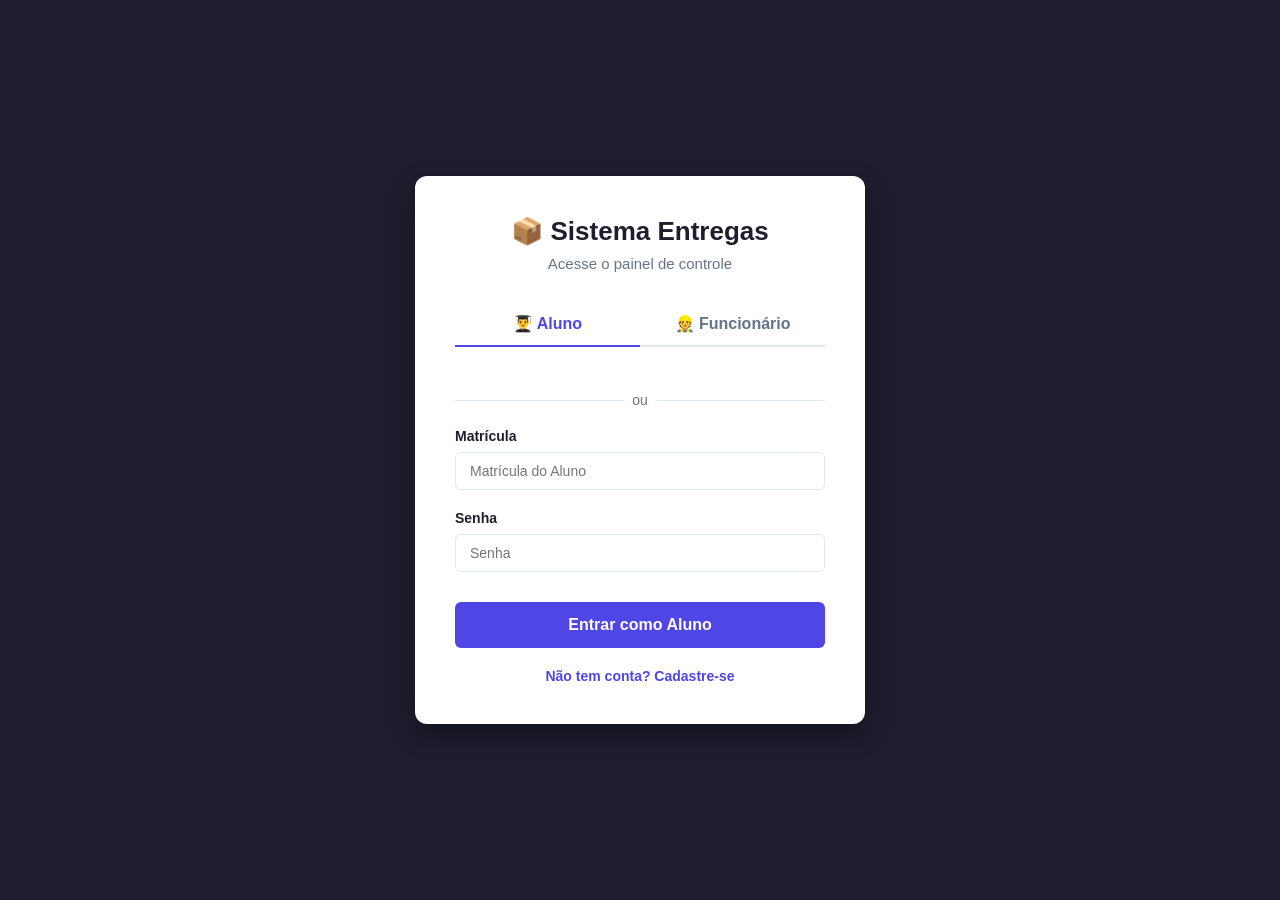
<file: Sistema-de-Entregas-main/Front/index.html>
<!DOCTYPE html>
<html lang="pt-BR">
<head>
    <meta charset="UTF-8">
    <meta name="viewport" content="width=device-width, initial-scale=1.0">
    <title>📦 Sistema Entregas</title>
    <link rel="icon" type="image/png" href="imagem/baixados.png">
    <link rel="stylesheet" href="style.css">
</head>
<body>
    <div class="container">
        <nav class="sidebar">
            <div class="sidebar-header">
                <img src="imagem/baixados.png" alt="Emblema da Empresa" class="sidebar-logo">
                <h2>Sistema Entregas</h2>
            </div>
            
            <ul>
                <li><a href="#" class="active" onclick="showSection(event, 'home')">Dashboard</a></li>
                <li id="menu-alunos"><a href="#" onclick="showSection(event, 'alunos-section')">Cadastro de alunos</a></li>
                <li id="menu-funcionarios"><a href="#" onclick="showSection(event, 'funcionarios-section')">Cadastro de funcionarios</a></li>
    
                <li>
                    <a href="#" onclick="toggleSubmenu(event, 'submenu-entregas')">Gestão de entregas <span class="arrow">▼</span></a>
                    <ul id="submenu-entregas" class="submenu">
                        <li id="menu-nova-entrega"><a href="#" onclick="showSection(event, 'entregas-section')">Nova entrega</a></li>
                        <li><a href="#" onclick="showSection(event, 'rastreio-section')">Rastreamento</a></li>
                        <li id="menu-historico"><a href="#" onclick="showSection(event, 'historico-section')">Historico por aluno</a></li>
                    </ul>
                </li>

                <li id="menu-mensagens" style="margin-top: 10px;">
                    <a href="#" onclick="toggleSubmenu(event, 'submenu-mensagens')">Central de Mensagens <span class="arrow">▼</span></a>
                    <ul id="submenu-mensagens" class="submenu">
                        <li><a href="#" onclick="showSection(event, 'avisos-section')">Avisos</a></li>
                        <li><a href="#" onclick="showSection(event, 'configuracoes-section')">Configurações</a></li>
                        <li><a href="#" onclick="showSection(event, 'lembretes-section')">Lembretes</a></li>
                    </ul>
                </li>

                <li style="margin-top: 10px;"><a href="#" onclick="showSection(event, 'agendamento-section')">Agendamento</a></li>
                <li style="margin-top: 20px;"><a href="#" onclick="fazerLogout()" style="color: #ef4444;">Sair</a></li>
            </ul>
        </nav>

        <main class="content">
            <header class="topbar">
                <div class="topbar-left">
                    <img src="imagem/baixados.png" alt="Logo da Empresa" class="topbar-logo">
                    <span class="topbar-title">Sistema Entregas</span>
                </div>

                <div class="topbar-right" onclick="window.location.href='perfil.html'" style="cursor: pointer; padding: 5px; border-radius: 8px; transition: 0.2s;" onmouseover="this.style.backgroundColor='#f1f5f9'" onmouseout="this.style.backgroundColor='transparent'">
                    <span id="display-nome-usuario" class="user-name"></span>
                    <img id="img-avatar-topo" src="" alt="Perfil" class="profile-pic">
                </div>
            </header>

            <section id="home" class="active-section">
                <h1>Painel de Controle</h1>
                <p style="margin-bottom: 10px; color: #64748b; font-size: 14px;">
                    Arraste os botões abaixo para a área pontilhada. Você também pode arrastar os painéis já adicionados para trocar a ordem deles!
                </p>
                
                <div class="dashboard-controls" style="margin-bottom: 20px;">
                    <button class="btn" draggable="true" ondragstart="iniciarArraste(event, 'alunos')">👨‍🎓 Alunos</button>
                    <button class="btn" draggable="true" ondragstart="iniciarArraste(event, 'funcionarios')">👷 Funcionários</button>
                    <button class="btn" draggable="true" ondragstart="iniciarArraste(event, 'nova_entrega')">📦 Nova Entrega</button>
                    <button class="btn" draggable="true" ondragstart="iniciarArraste(event, 'rastreamento')">🚚 Rastreamento</button>
                    <button class="btn" draggable="true" ondragstart="iniciarArraste(event, 'historico')">📜 Histórico</button>
                    <button class="btn" draggable="true" ondragstart="iniciarArraste(event, 'avisos')">⚠️ Avisos</button>
                    <button class="btn" draggable="true" ondragstart="iniciarArraste(event, 'configuracoes')">⚙️ Configurações</button>
                    <button class="btn" draggable="true" ondragstart="iniciarArraste(event, 'lembretes')">🔔 Lembretes</button>
                    <button class="btn" draggable="true" ondragstart="iniciarArraste(event, 'agendamento')">📅 Agendamento</button>
                </div>

                <div id="dashboard-container" class="dashboard-grid" 
                     ondragover="permitirSoltar(event)" 
                     ondrop="soltarWidget(event)"
                     style="min-height: 250px; border: 2px dashed #cbd5e1; padding: 20px; border-radius: 12px; background-color: #f8fafc;">
                </div>
            </section>

            <section id="alunos-section">
                <h1>Cadastro de alunos</h1>
                <div class="card">
                    <h3>Cadastrar Novo Aluno</h3>
                    <form id="form-aluno" class="grid-form">
                        <input type="text" id="aluno-nome" placeholder="Nome Completo" required>
                        <input type="number" id="aluno-idade" placeholder="Idade" required>
                        <input type="text" id="aluno-cpf" placeholder="000.000.000-00" maxlength="14" inputmode="numeric" required>
                        <input type="text" id="aluno-rg" placeholder="RG" required>
                        <input type="text" id="aluno-matricula" placeholder="Matrícula" required>
                        <input type="text" id="aluno-turma" placeholder="Turma" required>
                        <button type="submit" class="btn">Cadastrar Aluno</button>
                    </form>
                </div>

                <div class="card">
                    <div class="card-header">
                        <h3>Lista de Alunos Registrados</h3>
                        <button onclick="listarAlunos()" class="btn btn-secondary">Atualizar Lista</button>
                    </div>
                    <table id="tabela-alunos">
                        <thead>
                            <tr>
                                <th>ID</th>
                                <th>Nome</th>
                                <th>Matrícula</th>
                                <th>Turma</th>
                                <th>CPF</th>
                            </tr>
                        </thead>
                        <tbody>
                        </tbody>
                    </table>
                </div>
            </section>

            <section id="funcionarios-section">
                <h1>Cadastro de funcionários</h1>
                <div class="card">
                    <h3>Cadastrar Funcionário</h3>
                    <form id="form-funcionario" class="grid-form">
                        <input type="text" id="func-nome" placeholder="Nome do Funcionário" required>
                        <input type="text" id="func-matricula" placeholder="Matrícula" required>
                        <button type="submit" class="btn">Cadastrar</button>
                    </form>
                </div>
            </section>

            <section id="entregas-section">
                <h1>Nova Entrega</h1>
                <div class="card">
                    <h3>Registrar Nova Entrega</h3>
                    <form id="form-entrega" class="grid-form">
                        <input type="number" id="entrega-aluno-id" placeholder="ID do Aluno" required>
                        <input type="number" id="entrega-func-id" placeholder="ID do Funcionário" required>
                        <input type="date" id="entrega-data" required>
                        <select id="entrega-status" style="padding: 10px 14px; border: 1px solid var(--border-color); border-radius: 6px; outline: none; font-size: 14px;" required>
                            <option value="" disabled selected>Status da Entrega</option>
                            <option value="pendente">Pendente</option>
                            <option value="entregue">Entregue</option>
                            <option value="cancelada">Cancelada</option>
                        </select>
                        <button type="submit" class="btn">Registrar Entrega</button>
                    </form>
                </div>
            </section>

            <section id="rastreio-section">
                <h1>Rastreamento de Entrega</h1>
                <div class="card">
                    <h3>Consultar Status</h3>
                    <form class="grid-form" onsubmit="event.preventDefault();">
                        <input type="text" placeholder="Código de Rastreamento">
                        <button type="submit" class="btn">Buscar Pacote</button>
                    </form>
                </div>
            </section>

            <section id="historico-section">
                <h1>Histórico por Aluno</h1>
                <div class="card">
                    <p>Aqui você visualizará as entregas passadas filtradas por aluno.</p>
                </div>
            </section>

            <section id="avisos-section">
                <h1>Avisos</h1>
                <div class="card">
                    <p>Quadro de avisos gerais enviados e recebidos.</p>
                </div>
            </section>

            <section id="configuracoes-section">
                <h1>Configurações de Mensagens</h1>
                <div class="card">
                    <p>Ajustes de servidores SMTP, disparo de SMS e preferências de notificação.</p>
                </div>
            </section>

            <section id="lembretes-section">
                <h1>Lembretes</h1>
                <div class="card">
                    <h3>Novo Lembrete Automático</h3>
                    <form class="grid-form" onsubmit="event.preventDefault();">
                        <input type="text" placeholder="Título do Lembrete">
                        <input type="date" placeholder="Data">
                        <button type="submit" class="btn">Salvar Lembrete</button>
                    </form>
                </div>
            </section>

            <section id="agendamento-section">
                <h1>Agendamento de Atendimento</h1>
                <div class="card">
                    <h3>Solicitar Horário</h3>
            <form id="form-agendamento" class="grid-form">
                <input type="text" id="agendamento-aluno-id" placeholder="Matrícula do Aluno" required>
                
                <select id="agendamento-motivo" style="padding: 10px 14px; border: 1px solid var(--border-color); border-radius: 6px; outline: none; font-size: 14px;" required>
                    <option value="" disabled selected>Selecione o Motivo</option>
                    <option value="retirada">Retirada de Encomenda</option>
                    <option value="duvida">Dúvidas / Suporte</option>
                </select>

                <input type="date" id="agendamento-data" required>
                <input type="time" id="agendamento-hora" required>
                <button type="submit" class="btn">Confirmar Agendamento</button>
            </form>
                </div>
            </section>
        </main>
    </div>
    <script src="auth.js"></script>
    <script src="script.js"></script>
</body>
</html>
</file>
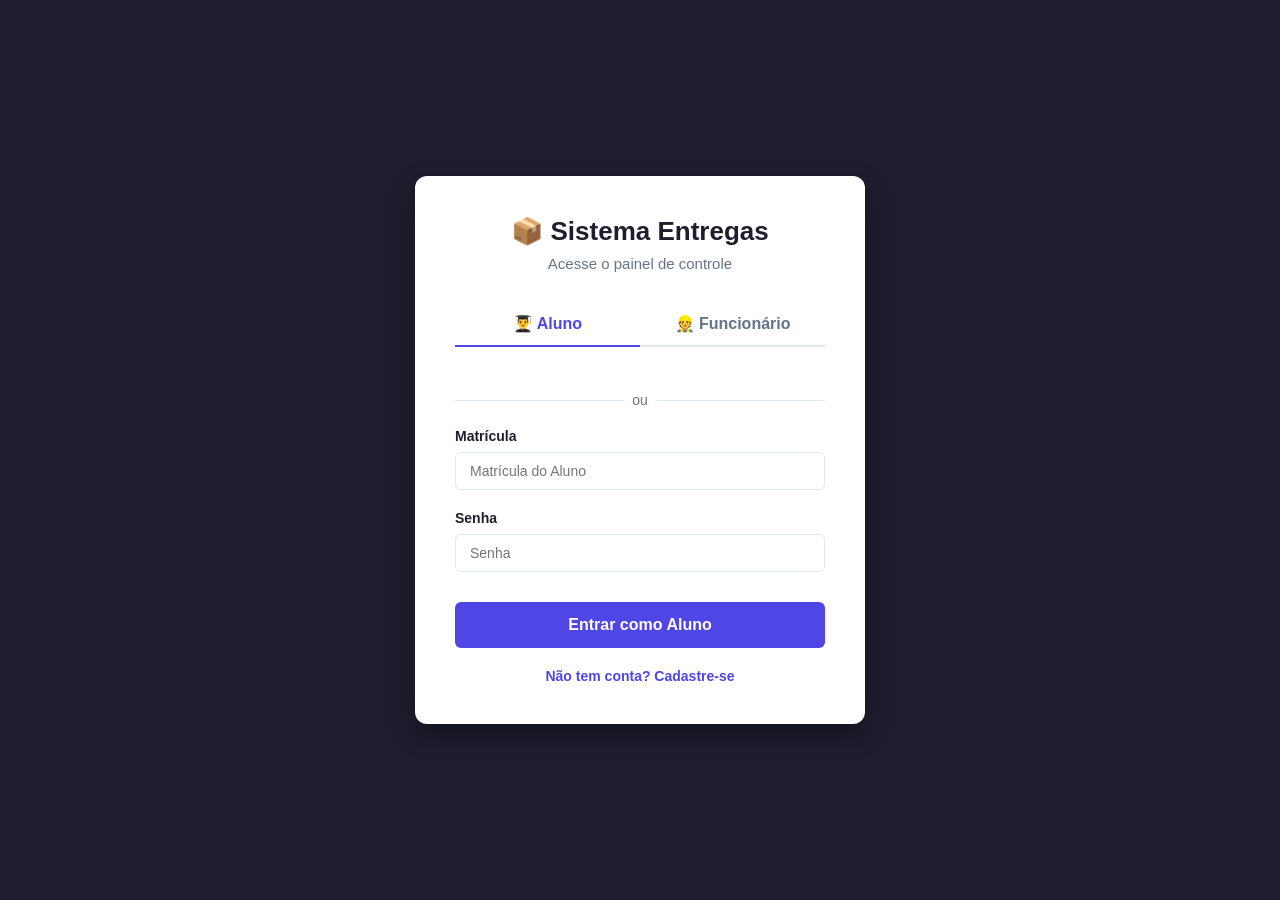
<file: Sistema-de-Entregas-main/Front/login.html>
<!DOCTYPE html>
<html lang="pt-BR">
<head>
    <meta charset="UTF-8">
    <meta name="viewport" content="width=device-width, initial-scale=1.0">
    <title>Login - Sistema Entregas</title>
    <link rel="icon" type="image/png" href="imagem/baixados.png">
    <link rel="stylesheet" href="style.css">
</head>
<body class="login-body">
    <div class="login-container">
        <div class="login-header">
            <h2>📦 Sistema Entregas</h2>
            <p>Acesse o painel de controle</p>
        </div>

        <div class="login-tabs">
            <button class="tab-btn active" onclick="switchTab('aluno')">👨‍🎓 Aluno</button>
            <button class="tab-btn" onclick="switchTab('funcionario')">👷 Funcionário</button>
        </div>

        <form id="form-login-aluno" class="login-form active" onsubmit="fazerLogin('aluno', event)">
            
            <div id="g_id_onload"
                 data-client_id="593155284684-o53j329ehr5v0o2e5hhq4rvfk9ici6it.apps.googleusercontent.com"
                 data-context="signin"
                 data-ux_mode="popup"
                 data-callback="tratarRespostaDoGoogle"
                 data-auto_prompt="false">
            </div>
            <div class="g_id_signin"
                 data-type="standard"
                 data-shape="rectangular"
                 data-theme="outline"
                 data-text="signin_with"
                 data-size="large"
                 data-logo_alignment="left"
                 style="margin-bottom: 15px; width: 100%; display: flex; justify-content: center;">
            </div>
            
            <div class="divider">ou</div>

            <div class="input-group">
                <label for="aluno-matricula">Matrícula</label>
                <input type="text" id="login-matricula-aluno" placeholder="Matrícula do Aluno" required/>
            </div>
            <div class="input-group">
                <label for="aluno-senha">Senha</label>
                <input type="password" id="login-senha-aluno" placeholder="Senha" required/>
            </div>
            <button type="submit" class="btn login-btn">Entrar como Aluno</button>
            
            <p class="toggle-link" onclick="toggleCadastro(true)">Não tem conta? Cadastre-se</p>
        </form>

        <form id="form-cadastro-aluno" class="login-form" onsubmit="fazerCadastro(event)">
            <h3>Novo Cadastro de Aluno</h3>
            
            <div class="input-group">
                <label>Nome Completo</label>
                <input type="text" id="cad-nome" placeholder="Seu nome completo" required>
            </div>
            <div class="input-group">
                <label>CPF</label>
                <input type="text" id="cadastro-cpf" placeholder="000.000.000-00" maxlength="14" inputmode="numeric" required>
            </div>
            <div class="input-group">
                <label>E-mail</label>
                <input type="email" id="cad-email" placeholder="seu@email.com" required>
            </div>
            <div class="input-group">
                <label>Escola / Instituição de Ensino</label>
                <input type="text" id="cad-escola" placeholder="Nome da instituição" required>
            </div>
            <div class="input-group">
                <label>Endereço de Residência</label>
                <input type="text" id="cad-endereco" placeholder="Rua, Número, Bairro, Cidade" required>
            </div>
            <div class="input-group">
                <label>Crie uma Senha</label>
                <input type="password" id="cadastro-senha" placeholder="••••••••" required>
            </div>

            <div class="divider">Documentação</div>

            <div class="input-group">
                <label>Documento de Identidade (Frente)</label>
                <input type="file" id="cad-doc-frente" accept="image/*,.pdf" required>
            </div>
            <div class="input-group">
                <label>Documento de Identidade (Verso)</label>
                <input type="file" id="cad-doc-verso" accept="image/*,.pdf" required>
            </div>
            <div class="input-group">
                <label>Comprovante de Matrícula</label>
                <input type="file" id="cad-comprovante" accept="image/*,.pdf" required>
            </div>

            <button type="submit" class="btn login-btn">Enviar para Análise</button>
            
            <p class="toggle-link" onclick="toggleCadastro(false)">Já tem conta? Faça Login</p>
        </form>

        <form id="form-login-funcionario" class="login-form" onsubmit="fazerLogin('funcionario', event)">
            <div class="input-group">
                <label for="func-matricula">Matrícula Funcional</label>
                <input type="text" id="login-matricula-func" placeholder="Matrícula do Funcionário" required/>
            </div>
            <div class="input-group">
                <label for="func-senha">Senha</label>
                <input type="password" id="login-senha-func" placeholder="Senha" required/>
            </div>
            <button type="submit" class="btn login-btn btn-func">Entrar como Funcionário</button>
        </form>
    </div>

    <script src="login.js"></script>
    <script src="https://accounts.google.com/gsi/client" async defer></script>
</body>
</html>
</file>
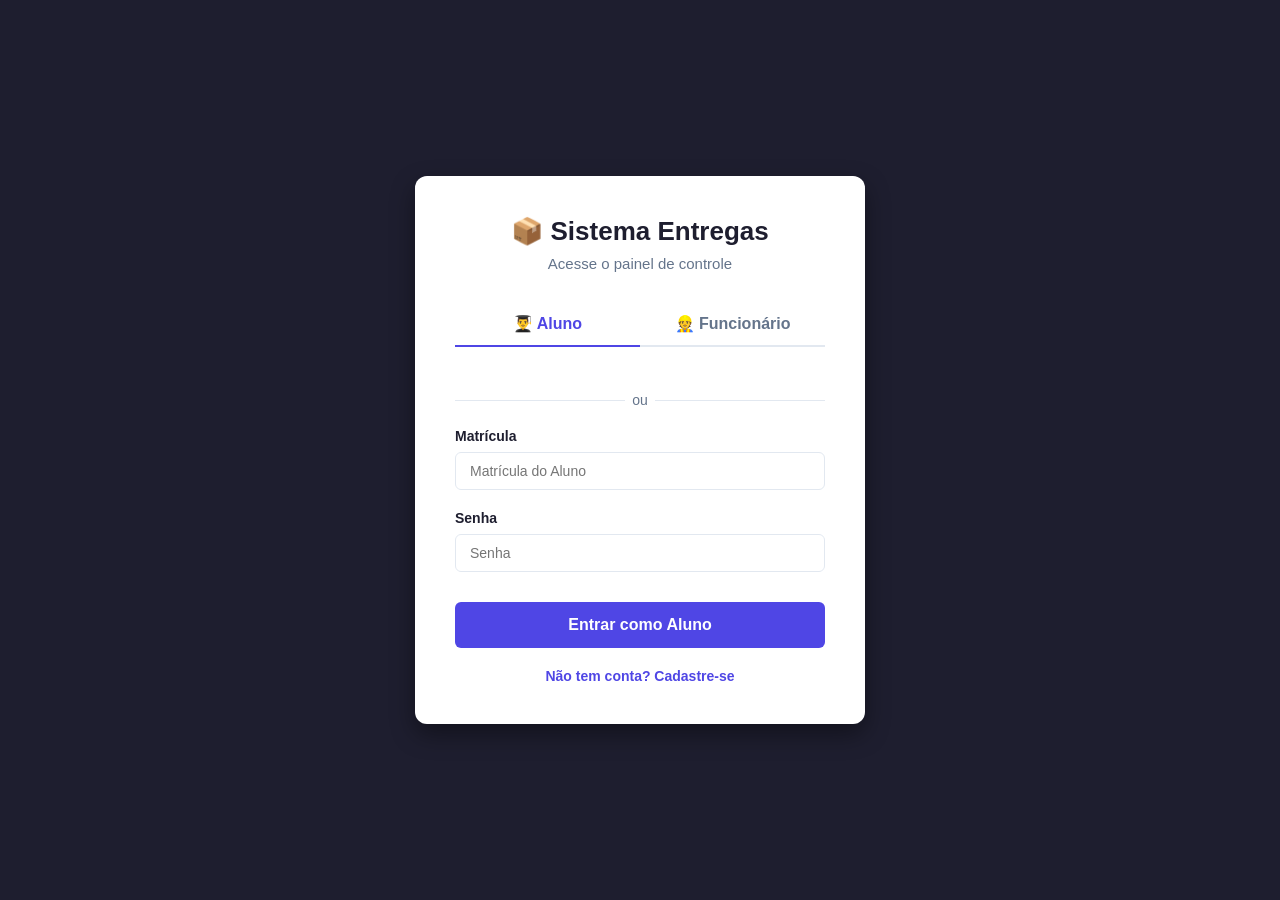
<file: Sistema-de-Entregas-main/Front/perfil.html>
<!DOCTYPE html>
<html lang="pt-BR">
<head>
    <meta charset="UTF-8">
    <meta name="viewport" content="width=device-width, initial-scale=1.0">
    <title>Meu Perfil - Sistema Entregas</title>
    <link rel="icon" type="image/png" href="imagem/baixados.png">
    <link rel="stylesheet" href="style.css">
</head>
<body style="display: flex; justify-content: center; align-items: center; min-height: 100vh; background-color: var(--bg-primary);">
    
    <div class="card" style="width: 100%; max-width: 450px; text-align: center; padding: 40px 20px; box-shadow: 0 10px 25px rgba(0,0,0,0.1);">
        <img id="perfil-foto-grande" src="" alt="Foto de Perfil" style="border-radius: 50%; border: 4px solid var(--accent-color); margin-bottom: 20px; width: 120px; height: 120px; object-fit: cover; box-shadow: 0 4px 15px rgba(0,0,0,0.1);">
        
        <h2 id="perfil-nome" style="margin-bottom: 5px; color: var(--bg-sidebar);">Nome do Usuário</h2>
        <p id="perfil-tipo" style="color: var(--accent-color); font-weight: 600; margin-bottom: 5px; text-transform: uppercase; font-size: 14px;">TIPO</p>
        <p id="perfil-id" style="color: #64748b; margin-bottom: 30px; font-size: 14px;">ID: ---</p>
        
        <div style="display: flex; gap: 15px; justify-content: center; flex-direction: column;">
            <button class="btn btn-secondary" onclick="window.location.href='index.html'">Voltar ao Dashboard</button>
            <button class="btn" style="background-color: #ef4444;" onclick="fazerLogout()">Sair da Conta</button>
        </div>
    </div>

    <script src="auth.js"></script>
    <script src="perfil.js"></script>
</body>
</html>
</file>
<file: Sistema-de-Entregas-main/Front/style.css>
:root {
    --bg-primary: #f4f6f9;
    --bg-sidebar: #1e1e2f;
    --accent-color: #4f46e5;
    --text-main: #333;
    --text-light: #fff;
    --card-bg: #ffffff;
    --border-color: #e2e8f0;
}

body.dark-mode {
    --bg-primary: #121212;
    --bg-sidebar: #0f0f1a;
    --accent-color: #818cf8;
    --text-main: #e2e8f0;
    --text-light: #f8fafc;
    --card-bg: #1e1e2f;
    --border-color: #334155;
}

body {
    background-color: var(--bg-primary);
    color: var(--text-main);
    transition: background-color 0.3s, color 0.3s;
}

* {
    margin: 0;
    padding: 0;
    box-sizing: border-box;
    font-family: 'Segoe UI', Tahoma, Geneva, Verdana, sans-serif;
}


.container {
    display: flex;
    min-height: 100vh;
}

.sidebar {
    width: 260px;
    background-color: var(--bg-sidebar);
    color: var(--text-light);
    padding: 20px;
}

.sidebar-header {
    text-align: center;
    margin-bottom: 30px;
}

.sidebar-logo {
    max-width: 80px; 
    height: auto;
    margin-bottom: 10px;
    border-radius: 8px; 
}

.sidebar h2 {
    margin-bottom: 0;
    font-size: 20px;
    text-align: center;
}

.sidebar ul {
    list-style: none;
}

.sidebar ul li a {
    display: block;
    color: #a0aec0;
    padding: 12px 15px;
    text-decoration: none;
    border-radius: 8px;
    margin-bottom: 8px;
    transition: 0.3s;
}

.sidebar ul li a:hover {
    background-color: var(--accent-color);
    color: var(--text-light);
    transform: scale(1.04); 
    box-shadow: 0 4px 10px rgba(0, 0, 0, 0.15); 
}

.sidebar ul li a:active {
    background-color: #312e81; 
    transform: scale(0.98); 
    box-shadow: none; 
}

.sidebar ul li a.active {
    background-color: var(--accent-color);
    color: var(--text-light);
    transform: none; 
}

.content {
    flex: 1;
    padding: 30px;
    overflow-y: auto;
}

section {
    display: none;
}

section.active-section {
    display: block;
}

h1 {
    margin-bottom: 25px;
    font-size: 28px;
}

.card {
    background: var(--card-bg);
    padding: 25px;
    border-radius: 12px;
    box-shadow: 0 4px 6px -1px rgba(0, 0, 0, 0.1);
    margin-bottom: 25px;
}

.card h3 {
    margin-bottom: 20px;
}

.card-header {
    display: flex;
    justify-content: space-between;
    align-items: center;
    margin-bottom: 15px;
}

.grid-form {
    display: grid;
    grid-template-columns: repeat(auto-fit, minmax(200px, 1fr));
    gap: 15px;
}

input, select {
    width: 100%;
    padding: 10px 14px;
    border: 1px solid var(--border-color);
    border-radius: 6px;
    outline: none;
    font-size: 14px;
}

input:focus, select:focus {
    border-color: var(--accent-color);
}

.btn {
    background-color: var(--accent-color);
    color: white;
    padding: 10px 20px;
    border: none;
    border-radius: 6px;
    cursor: pointer;
    font-weight: 600;
    transition: 0.2s;
}

.btn:hover {
    opacity: 0.9;
}

.btn-secondary {
    background-color: #4a5568;
}

table {
    width: 100%;
    border-collapse: collapse;
    margin-top: 10px;
}

th, td {
    padding: 12px 15px;
    text-align: left;
    border-bottom: 1px solid var(--border-color);
}

th {
    background-color: #f8fafc;
    color: #64748b;
}

.submenu {
    display: none;
    list-style: none;
    padding-left: 15px;
    margin-top: 5px;
}

.submenu.open {
    display: block;
}

.submenu li a {
    font-size: 0.85em;
    padding: 8px 15px;
}

.arrow {
    float: right;
    transition: transform 0.3s ease;
}

.arrow.rotate {
    transform: rotate(180deg);
}

.dashboard-controls {
    display: flex;
    gap: 10px;
    margin-bottom: 25px;
    flex-wrap: wrap;
}

.card-header .btn-secondary {
    padding: 6px 12px;
    font-size: 12px;
    background-color: #ef4444;
    color: white;
}

.card-header .btn-secondary:hover {
    background-color: #dc2626;
}

.dashboard-grid {
    display: flex;
    flex-wrap: wrap; 
    gap: 20px;
}

.dashboard-grid .card {
    flex: 1 1 400px; 
    margin-bottom: 0; 
    min-width: 350px; 
    display: flex;
    flex-direction: column;
    overflow: hidden; 
}

.dashboard-grid table th, 
.dashboard-grid table td {
    text-align: center;
    padding: 12px 10px; 
    line-height: 1.5; 
}

.dashboard-grid table td[colspan] {
    white-space: normal; 
    word-break: break-word; 
    font-size: 14px;
}

.topbar {
    display: flex;
    justify-content: space-between; 
    align-items: center;
    background-color: var(--card-bg);
    padding: 12px 25px;
    border-radius: 12px;
    box-shadow: 0 4px 6px -1px rgba(0, 0, 0, 0.05); 
    margin-bottom: 25px; 
}

.topbar-left {
    display: flex;
    align-items: center;
    gap: 12px;
}

.topbar-logo {
    max-height: 35px; 
    width: auto;
    border-radius: 4px;
}

.topbar-title {
    font-size: 18px;
    font-weight: 700;
    color: var(--bg-sidebar);
    letter-spacing: 0.5px;
}

.topbar-right {
    display: flex;
    align-items: center;
    gap: 15px; 
}

.user-name {
    font-weight: 600;
    color: var(--text-main);
    font-size: 15px;
}

.profile-pic {
    width: 45px;
    height: 45px;
    border-radius: 50%; 
    object-fit: cover;
    border: 2px solid var(--accent-color); 
    cursor: pointer;
    transition: transform 0.2s ease, box-shadow 0.2s ease;
}

.profile-pic:hover {
    transform: scale(1.08); 
    box-shadow: 0 4px 10px rgba(79, 70, 229, 0.3); 
}

/* --- TELA DE LOGIN --- */
.login-body {
    display: flex;
    align-items: center;
    justify-content: center;
    background-color: var(--bg-sidebar);
    min-height: 100vh;
    padding: 40px 20px;
}

.login-container {
    background: var(--card-bg);
    padding: 40px;
    border-radius: 12px;
    box-shadow: 0 10px 25px rgba(0, 0, 0, 0.4);
    width: 100%;
    max-width: 450px;
    max-height: 90vh;
    overflow-y: auto;
}

/* Estilização da barra de rolagem do login */
.login-container::-webkit-scrollbar {
    width: 8px;
}
.login-container::-webkit-scrollbar-track {
    background: transparent;
}
.login-container::-webkit-scrollbar-thumb {
    background: #cbd5e1;
    border-radius: 10px;
}
.login-container::-webkit-scrollbar-thumb:hover {
    background: #94a3b8;
}

.login-header {
    text-align: center;
    margin-bottom: 30px;
}

.login-header h2 {
    color: var(--bg-sidebar);
    margin-bottom: 8px;
    font-size: 26px;
}

.login-header p {
    color: #64748b;
    font-size: 15px;
}

.login-tabs {
    display: flex;
    margin-bottom: 25px;
    border-bottom: 2px solid var(--border-color);
}

.tab-btn {
    flex: 1;
    background: none;
    border: none;
    padding: 12px;
    font-size: 16px;
    font-weight: 600;
    color: #64748b;
    cursor: pointer;
    transition: 0.3s;
}

.tab-btn:hover {
    color: var(--accent-color);
}

.tab-btn.active {
    color: var(--accent-color);
    border-bottom: 2px solid var(--accent-color);
    margin-bottom: -2px;
}

.login-form {
    display: none;
    animation: fadeIn 0.3s ease;
}

.login-form.active {
    display: block;
}

.input-group {
    margin-bottom: 20px;
}

.input-group label {
    display: block;
    margin-bottom: 8px;
    font-size: 14px;
    font-weight: 600;
    color: var(--bg-sidebar);
}

.login-btn {
    width: 100%;
    padding: 14px;
    font-size: 16px;
    margin-top: 10px;
}

.btn-func {
    background-color: #1e1e2f;
}

.btn-func:hover {
    background-color: #33334d;
}

.btn-google {
    background-color: #ffffff;
    color: #3c4043;
    border: 1px solid #dadce0;
    width: 100%;
    padding: 12px;
    font-size: 15px;
    font-weight: 600;
    display: flex;
    align-items: center;
    justify-content: center;
    gap: 10px;
    margin-bottom: 15px;
    border-radius: 6px;
    cursor: pointer;
    transition: background-color 0.2s;
}

.btn-google img {
    width: 20px;
    height: 20px;
}

.btn-google:hover {
    background-color: #f8f9fa;
    border-color: #d2e3fc;
}

.divider {
    display: flex;
    align-items: center;
    text-align: center;
    color: #64748b;
    font-size: 14px;
    margin: 20px 0;
}

.divider::before,
.divider::after {
    content: '';
    flex: 1;
    border-bottom: 1px solid var(--border-color);
}

.divider:not(:empty)::before {
    margin-right: .5em;
}

.divider:not(:empty)::after {
    margin-left: .5em;
}

.toggle-link {
    text-align: center;
    margin-top: 20px;
    font-size: 14px;
    color: var(--accent-color);
    cursor: pointer;
    font-weight: 600;
    transition: 0.2s;
}

.toggle-link:hover {
    text-decoration: underline;
}

#form-cadastro-aluno h3 {
    text-align: center;
    margin-bottom: 20px;
    color: var(--bg-sidebar);
}

/* Estilização para o Input de Arquivos */
input[type="file"] {
    padding: 8px;
    background-color: #f8fafc;
    border: 1px dashed var(--accent-color);
    cursor: pointer;
    font-size: 13px;
    color: #64748b;
}

input[type="file"]::file-selector-button {
    background-color: var(--accent-color);
    color: white;
    border: none;
    padding: 6px 12px;
    border-radius: 4px;
    cursor: pointer;
    margin-right: 10px;
    font-weight: 600;
    transition: 0.2s;
}

input[type="file"]::file-selector-button:hover {
    opacity: 0.9;
}

@keyframes fadeIn {
    from { opacity: 0; transform: translateY(5px); }
    to { opacity: 1; transform: translateY(0); }
}

.perfil-body { 
    background: #f0f2f5; 
    display: flex; 
    justify-content: center; 
    padding: 40px; 
}

.profile-wrapper { 
    background: white; 
    width: 100%; 
    max-width: 800px; 
    border-radius: 20px; 
    box-shadow: 0 10px 30px rgba(0,0,0,0.08); 
    overflow: hidden; 
}

.profile-header { padding: 40px; 
    text-align: center; 
    background: #fafafa; 
    border-bottom: 1px solid #eee; 
}

.profile-avatar { 
    width: 100px; 
    height: 100px; 
    border-radius: 50%; 
    margin-bottom: 15px; 
    border: 4px solid white; 
    box-shadow: 0 4px 10px rgba(0,0,0,0.1); 
}

.profile-content { 
    padding: 40px; 
}

.settings-grid { 
    display: grid; 
    grid-template-columns: 1fr 1fr; 
    gap: 20px; 
    margin-bottom: 30px; 
}

.setting-item label { 
    display: block; 
    font-size: 12px; 
    color: #718096; 
    margin-bottom: 8px; 
    text-transform: uppercase; 
    font-weight: bold; 
}

.badge { 
    display: inline-block; 
    padding: 4px 12px; 
    background: #e0e7ff; 
    color: #4338ca; 
    border-radius: 20px; 
    font-size: 12px; 
}

.btn-danger { 
    background-color: #ef4444; 
}

.actions { 
    display: flex; 
    gap: 10px; 
    justify-content: flex-end; 
}

/* Container Geral do Perfil */
.profile-wrapper {
    background: var(--card-bg);
    max-width: 700px;
    margin: 50px auto;
    padding: 40px;
    border-radius: 16px;
    box-shadow: 0 10px 25px rgba(0,0,0,0.05);
}

/* Header do perfil (Avatar e Nome) */
.profile-header {
    text-align: center;
    margin-bottom: 40px;
}

.profile-avatar {
    width: 100px;
    height: 100px;
    border-radius: 50%;
    margin-bottom: 15px;
    border: 4px solid #f4f6f9;
}

/* Grid de Configurações */
.settings-grid {
    display: grid;
    grid-template-columns: 1fr 1fr;
    gap: 25px;
    margin-bottom: 30px;
}

.setting-item label {
    display: block;
    font-size: 0.75rem;
    font-weight: 700;
    color: #94a3b8;
    text-transform: uppercase;
    margin-bottom: 8px;
}

/* Botões do Perfil */
.actions {
    display: flex;
    justify-content: flex-end;
    gap: 15px;
    border-top: 1px solid #f1f5f9;
    padding-top: 20px;
}


/* Força o container a não herdar tamanhos estranhos de outros cards */
.profile-wrapper {
    background: var(--card-bg);
    width: 100%;
    max-width: 600px;
    margin: 40px auto;
    padding: 40px;
    border-radius: 16px;
    box-shadow: 0 10px 25px rgba(0,0,0,0.1);
    display: flex;
    flex-direction: column;
    align-items: center;
}

/* Garante que os inputs dentro do perfil não fiquem gigantes */
.settings-grid input {
    width: 100%;
    max-width: 300px;
}

/* Garante o modo escuro sem usar 'invert' (evita que imagens/cores quebrem) */
body.dark-mode {
    --bg-primary: #121212;
    --card-bg: #1e1e2f;
    --text-main: #e2e8f0;
}
</file>
